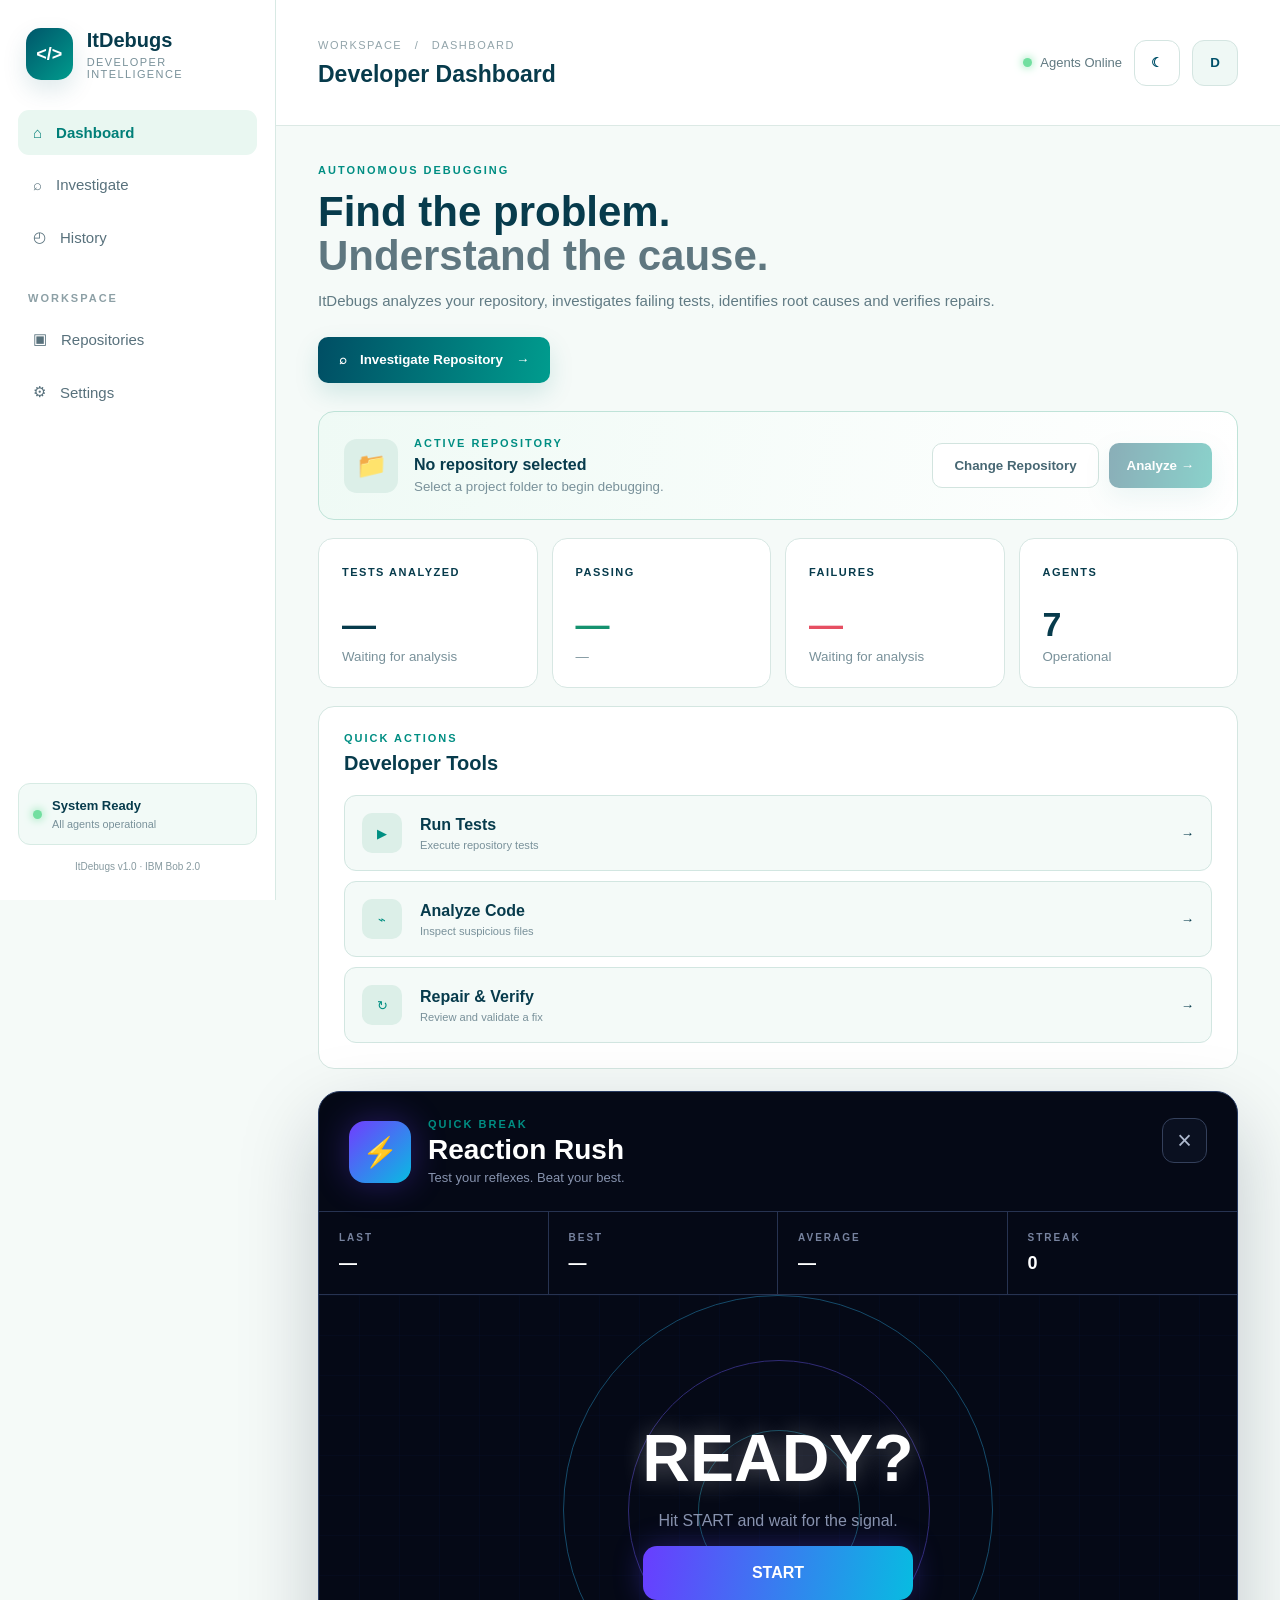
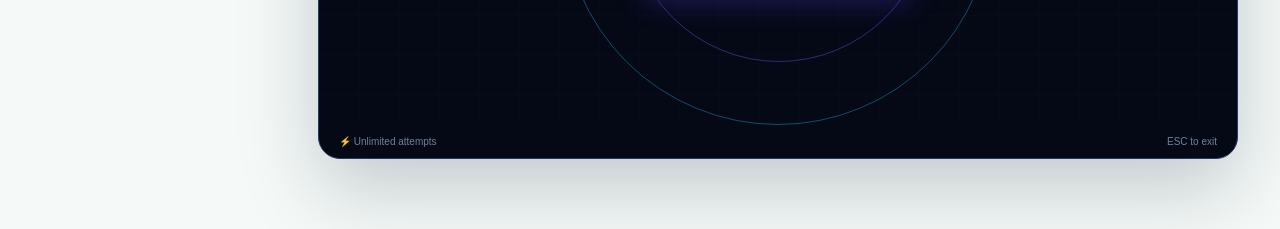
<file: itdebugs/ui/index.html>
<!DOCTYPE html>
<html lang="en">
<head>
  <meta charset="UTF-8">
  <meta name="viewport" content="width=device-width, initial-scale=1.0">
  <title>ItDebugs — Developer Intelligence</title>
  <link rel="stylesheet" href="style.css">
</head>
<body>
<div class="app-shell">

  <aside class="sidebar">
    <div class="brand">
      <div class="brand-mark">&lt;/&gt;</div>
      <div><div class="brand-name">ItDebugs</div><div class="brand-subtitle">Developer Intelligence</div></div>
    </div>

    <nav class="navigation">
      <button class="nav-item active" id="navDashboard">⌂ <span>Dashboard</span></button>
      <button class="nav-item" id="navInvestigate">⌕ <span>Investigate</span></button>
      <button class="nav-item" id="navHistory">◴ <span>History</span></button>
      <div class="nav-section-title">WORKSPACE</div>
      <button class="nav-item" id="navRepositories">▣ <span>Repositories</span></button>
      <button class="nav-item" id="navSettings">⚙ <span>Settings</span></button>
    </nav>

    <div class="sidebar-bottom">
      <div class="system-ready"><span class="online-dot"></span><div><b>System Ready</b><small>All agents operational</small></div></div>
      <div class="version">ItDebugs v1.0 · IBM Bob 2.0</div>
    </div>
  </aside>

  <main class="main">
    <header class="topbar">
      <div><div class="crumb">WORKSPACE　/　DASHBOARD</div><h1>Developer Dashboard</h1></div>
      <div class="top-actions">
        <span class="online-label"><span class="online-dot"></span> Agents Online</span>
        <button id="themeToggle" class="icon-btn">☾</button>
        <button id="profileButton" class="profile-btn">D</button>
      </div>
    </header>

    <section class="content">
      <div class="hero">
        <div class="eyebrow">AUTONOMOUS DEBUGGING</div>
        <h2>Find the problem.<br><span>Understand the cause.</span></h2>
        <p>ItDebugs analyzes your repository, investigates failing tests, identifies root causes and verifies repairs.</p>
        <button id="investigateButton" class="primary-btn">⌕　Investigate Repository　→</button>
      </div>

      <section class="repo-card">
        <div class="repo-info">
          <div class="folder-icon">📁</div>
          <div><div class="eyebrow">ACTIVE REPOSITORY</div><strong id="repositoryName">No repository selected</strong><small id="repositoryMeta">Select a project folder to begin debugging.</small></div>
        </div>
        <div class="repo-actions">
          <input id="repositoryInput" type="file" webkitdirectory directory multiple hidden>
          <button id="changeRepository" class="secondary-btn">Change Repository</button>
          <button id="repositoryAnalyze" class="primary-btn small" disabled>Analyze →</button>
        </div>
      </section>

      <section id="metrics" class="metrics">
        <div class="metric"><b>TESTS ANALYZED</b><strong id="metricTotal">—</strong><small id="metricTotalSub">Waiting for analysis</small></div>
        <div class="metric"><b>PASSING</b><strong class="green" id="metricPassed">—</strong><small id="metricPassRate">—</small></div>
        <div class="metric"><b>FAILURES</b><strong class="red" id="metricFailed">—</strong><small id="metricFailedSub">Waiting for analysis</small></div>
        <div class="metric"><b>AGENTS</b><strong>7</strong><small class="green-text">Operational</small></div>
      </section>

      <section id="resultsSection" class="results-grid hidden">
        <div class="panel">
          <div class="panel-heading"><div><div class="eyebrow">LATEST RUN</div><h3>Recent Investigation</h3></div><span id="failureBadge" class="badge">0 failures</span></div>
          <div id="investigationResults"></div>
        </div>
        <div class="panel">
          <div class="panel-heading"><div><div class="eyebrow">INTELLIGENCE PIPELINE</div><h3>Agent Status</h3></div><span class="live">• LIVE</span></div>
          <div class="agent-list">
            <div>✓ <b>Repository Analyst</b><small>Repository indexed</small></div>
            <div>✓ <b>Test Analyst</b><small>Failures identified</small></div>
            <div>✓ <b>Evidence Agent</b><small>Evidence collected</small></div>
            <div>✦ <b>Root Cause Agent</b><small>Granite reasoning active</small></div>
            <div>○ <b>Verification Agent</b><small>Awaiting repair</small></div>
          </div>
        </div>
      </section>

      <section class="quick panel">
        <div class="eyebrow">QUICK ACTIONS</div><h3>Developer Tools</h3>
        <div class="quick-grid">
          <button id="runTestsButton" class="quick-btn"><span>▶</span><div><b>Run Tests</b><small>Execute repository tests</small></div>→</button>
          <button id="analyzeCodeButton" class="quick-btn"><span>⌁</span><div><b>Analyze Code</b><small>Inspect suspicious files</small></div>→</button>
          <button id="repairButton" class="quick-btn"><span>↻</span><div><b>Repair &amp; Verify</b><small>Review and validate a fix</small></div>→</button>
        </div>
      </section>

      <!-- GAME IS ALWAYS PRESENT -->
      <section class="game-section">
        <div class="game-card">
          <div class="game-head">
            <div class="game-title">
              <div class="game-logo">⚡</div>
              <div><div class="game-eyebrow">QUICK BREAK</div><h3>Reaction Rush</h3><p>Test your reflexes. Beat your best.</p></div>
            </div>
            <button id="closeBugHunter" class="game-close">×</button>
          </div>
          <div class="game-stats">
            <div><span>LAST</span><b id="gameScore">—</b></div>
            <div><span>BEST</span><b id="gameBest">—</b></div>
            <div><span>AVERAGE</span><b id="gameAverage">—</b></div>
            <div><span>STREAK</span><b id="gameStreak">0</b></div>
          </div>
          <div id="reactionArea" class="reaction-area">
            <div class="rings"></div>
            <div class="reaction-copy"><h2 id="reactionStatus">READY?</h2><p id="reactionMessage">Hit START and wait for the signal.</p><button id="reactionButton" class="reaction-btn">START</button></div>
          </div>
          <div id="reactionResults" class="game-result hidden">
            <strong id="finalScore"></strong><span id="finalDetails"></span><button id="restartGame" class="try-btn">TRY AGAIN</button>
          </div>
          <div class="game-foot"><span>⚡ Unlimited attempts</span><span>ESC to exit</span></div>
        </div>
      </section>
    </section>
  </main>
</div>

<div id="bugHunterModal" class="hidden"></div>
<script src="app.js"></script>
</body>
</html>
</file>
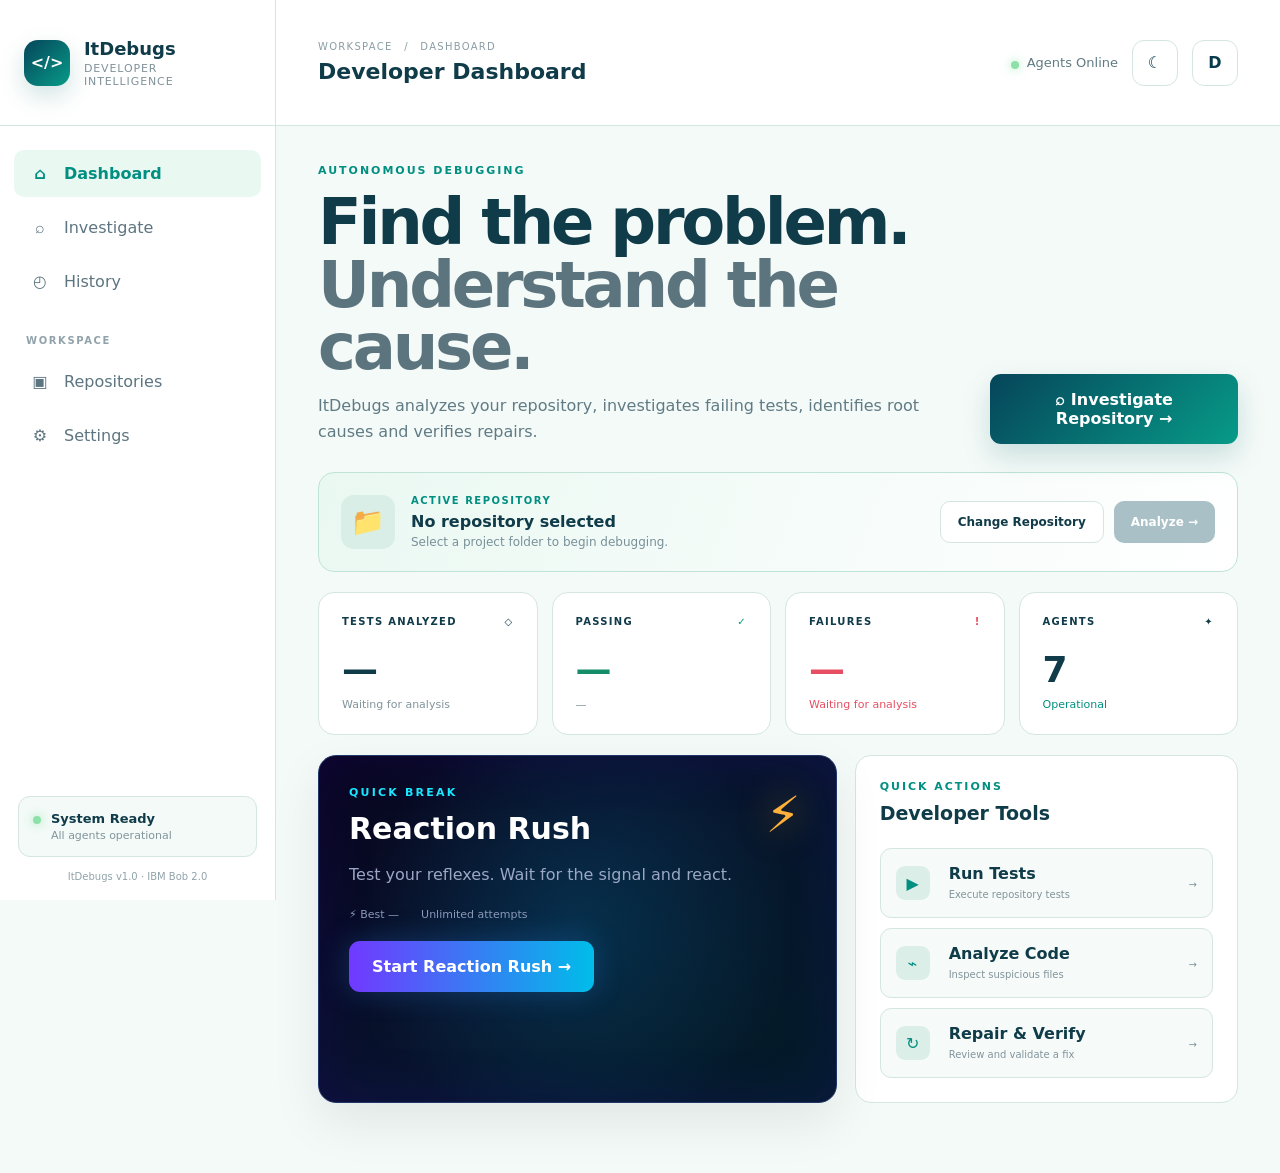
<file: itdebugs/api/.sessions/631bebac9e2948d3a1bdac03456513e9/IBM Bob 2.0 Hackathon/itdebugs/ui/index.html>
<!DOCTYPE html>
<html lang="en">

<head>
    <meta charset="UTF-8">
    <meta name="viewport" content="width=device-width, initial-scale=1.0">

    <title>ItDebugs — Developer Intelligence</title>

    <link rel="stylesheet" href="style.css">
</head>

<body>

<div class="app-shell">

    <!-- SIDEBAR -->
    <aside class="sidebar">

        <div class="brand">
            <div class="brand-mark">&lt;/&gt;</div>

            <div>
                <div class="brand-name">ItDebugs</div>
                <div class="brand-subtitle">
                    Developer Intelligence
                </div>
            </div>
        </div>


        <nav class="navigation">

            <button
                class="nav-item active"
                id="navDashboard"
                type="button"
            >
                <span class="nav-icon">⌂</span>
                <span>Dashboard</span>
            </button>


            <button
                class="nav-item"
                id="navInvestigate"
                type="button"
            >
                <span class="nav-icon">⌕</span>
                <span>Investigate</span>
            </button>


            <button
                class="nav-item"
                id="navHistory"
                type="button"
            >
                <span class="nav-icon">◴</span>
                <span>History</span>
            </button>


            <div class="nav-section-title">
                WORKSPACE
            </div>


            <button
                class="nav-item"
                id="navRepositories"
                type="button"
            >
                <span class="nav-icon">▣</span>
                <span>Repositories</span>
            </button>


            <button
                class="nav-item"
                id="navSettings"
                type="button"
            >
                <span class="nav-icon">⚙</span>
                <span>Settings</span>
            </button>

        </nav>


        <div class="sidebar-bottom">

            <div class="system-status">

                <span class="status-dot"></span>

                <div>
                    <div class="status-title">
                        System Ready
                    </div>

                    <div class="status-subtitle">
                        All agents operational
                    </div>
                </div>

            </div>


            <div class="version">
                ItDebugs v1.0 · IBM Bob 2.0
            </div>

        </div>

    </aside>


    <!-- MAIN -->
    <main class="main-content">

        <!-- TOP BAR -->

        <header class="topbar">

            <div>

                <div class="breadcrumb">
                    Workspace
                    <span>/</span>
                    Dashboard
                </div>

                <h1>
                    Developer Dashboard
                </h1>

            </div>


            <div class="topbar-actions">

                <div class="agent-status">
                    <span class="status-dot"></span>
                    Agents Online
                </div>


                <button
                    class="theme-toggle"
                    id="themeToggle"
                    type="button"
                >
                    ☾
                </button>


                <button
                    class="avatar"
                    id="profileButton"
                    type="button"
                >
                    D
                </button>

            </div>

        </header>


        <!-- DASHBOARD -->

        <section
            class="dashboard"
            id="dashboard"
        >

            <!-- HERO -->

            <section class="welcome-section">

                <div>

                    <div class="eyebrow">
                        AUTONOMOUS DEBUGGING
                    </div>

                    <h2>
                        Find the problem.
                        <br>
                        <span>Understand the cause.</span>
                    </h2>

                    <p>
                        ItDebugs analyzes your repository,
                        investigates failing tests,
                        identifies root causes and verifies repairs.
                    </p>

                </div>


                <button
                    class="primary-button"
                    id="investigateButton"
                    type="button"
                >
                    ⌕
                    Investigate Repository
                    →
                </button>

            </section>


            <!-- REPOSITORY -->

            <section class="repository-card">

                <div class="repository-main">

                    <div class="repository-icon">
                        📁
                    </div>


                    <div class="repository-info">

                        <div class="repository-label">
                            ACTIVE REPOSITORY
                        </div>

                        <div
                            class="repository-name"
                            id="repositoryName"
                        >
                            No repository selected
                        </div>

                        <div
                            class="repository-meta"
                            id="repositoryMeta"
                        >
                            Select a project folder to begin debugging.
                        </div>

                    </div>

                </div>


                <div class="repository-actions">

                    <label
                        class="repository-button"
                        for="repositoryInput"
                    >
                        Change Repository
                    </label>


                    <input
                        type="file"
                        id="repositoryInput"
                        webkitdirectory
                        directory
                        multiple
                        hidden
                    >


                    <button
                        class="repository-analyze"
                        id="repositoryAnalyze"
                        type="button"
                        disabled
                    >
                        Analyze →
                    </button>

                </div>

            </section>


            <!-- EMPTY METRICS -->

            <div
                class="metrics-grid"
                id="metricsGrid"
            >

                <div class="metric-card">

                    <div class="metric-header">
                        TESTS ANALYZED
                        <span>◇</span>
                    </div>

                    <div
                        class="metric-value"
                        id="metricTotal"
                    >
                        —
                    </div>

                    <div class="metric-footer">
                        Waiting for analysis
                    </div>

                </div>


                <div class="metric-card">

                    <div class="metric-header">
                        PASSING
                        <span class="success">✓</span>
                    </div>

                    <div
                        class="metric-value success-text"
                        id="metricPassed"
                    >
                        —
                    </div>

                    <div
                        class="metric-footer"
                        id="metricPassRate"
                    >
                        —
                    </div>

                </div>


                <div class="metric-card">

                    <div class="metric-header">
                        FAILURES
                        <span class="danger">!</span>
                    </div>

                    <div
                        class="metric-value danger-text"
                        id="metricFailed"
                    >
                        —
                    </div>

                    <div class="metric-footer danger-label">
                        Waiting for analysis
                    </div>

                </div>


                <div class="metric-card">

                    <div class="metric-header">
                        AGENTS
                        <span>✦</span>
                    </div>

                    <div class="metric-value">
                        7
                    </div>

                    <div class="metric-footer success-label">
                        Operational
                    </div>

                </div>

            </div>


            <!-- RESULTS -->

            <div
                class="content-grid"
                id="resultsSection"
                style="display:none;"
            >

                <section class="panel">

                    <div class="panel-header">

                        <div>

                            <div class="panel-eyebrow">
                                LATEST RUN
                            </div>

                            <h3>
                                Investigation Result
                            </h3>

                        </div>

                        <span
                            class="badge warning"
                            id="failureBadge"
                        >
                            —
                        </span>

                    </div>


                    <div id="investigationResults">

                        <div class="empty-result">
                            No investigation performed yet.
                        </div>

                    </div>

                </section>


                <section class="panel">

                    <div class="panel-header">

                        <div>

                            <div class="panel-eyebrow">
                                INTELLIGENCE PIPELINE
                            </div>

                            <h3>
                                Agent Status
                            </h3>

                        </div>

                        <span class="live-indicator">
                            ● LIVE
                        </span>

                    </div>


                    <div class="pipeline">

                        <div class="pipeline-step completed">
                            <div class="pipeline-node">✓</div>
                            <div>
                                <strong>Repository Analyst</strong>
                                <span>Repository indexed</span>
                            </div>
                        </div>

                        <div class="pipeline-line"></div>

                        <div class="pipeline-step completed">
                            <div class="pipeline-node">✓</div>
                            <div>
                                <strong>Test Analyst</strong>
                                <span>Failures analyzed</span>
                            </div>
                        </div>

                        <div class="pipeline-line"></div>

                        <div class="pipeline-step active-step">
                            <div class="pipeline-node">✦</div>
                            <div>
                                <strong>Root Cause Agent</strong>
                                <span>Granite reasoning</span>
                            </div>
                        </div>

                        <div class="pipeline-line"></div>

                        <div class="pipeline-step waiting">
                            <div class="pipeline-node">○</div>
                            <div>
                                <strong>Verification Agent</strong>
                                <span>Awaiting repair</span>
                            </div>
                        </div>

                    </div>

                </section>

            </div>


            <!-- ALWAYS VISIBLE LOWER SECTION -->

            <div class="lower-grid">

                <!-- GAME -->

                <section class="game-card">

                    <div class="game-decoration">
                        ⚡
                    </div>

                    <div class="game-content">

                        <div class="game-eyebrow">
                            QUICK BREAK
                        </div>

                        <h3>
                            Reaction Rush
                        </h3>

                        <p>
                            Test your reflexes.
                            Wait for the signal and react.
                        </p>

                        <div class="game-stats">

                            <span id="dashboardBest">
                                ⚡ Best —
                            </span>

                            <span>
                                Unlimited attempts
                            </span>

                        </div>

                        <button
                            class="game-button"
                            id="bugHunterButton"
                            type="button"
                        >
                            Start Reaction Rush →
                        </button>

                    </div>

                </section>


                <!-- QUICK ACTIONS -->

                <section class="panel quick-panel">

                    <div class="panel-header">

                        <div>

                            <div class="panel-eyebrow">
                                QUICK ACTIONS
                            </div>

                            <h3>
                                Developer Tools
                            </h3>

                        </div>

                    </div>


                    <div class="quick-actions">

                        <button
                            class="quick-action"
                            id="runTestsButton"
                            type="button"
                        >

                            <span class="quick-icon">
                                ▶
                            </span>

                            <div>
                                <strong>
                                    Run Tests
                                </strong>

                                <span>
                                    Execute repository tests
                                </span>
                            </div>

                            <span>→</span>

                        </button>


                        <button
                            class="quick-action"
                            id="analyzeCodeButton"
                            type="button"
                        >

                            <span class="quick-icon">
                                ⌁
                            </span>

                            <div>
                                <strong>
                                    Analyze Code
                                </strong>

                                <span>
                                    Inspect suspicious files
                                </span>
                            </div>

                            <span>→</span>

                        </button>


                        <button
                            class="quick-action"
                            id="repairButton"
                            type="button"
                        >

                            <span class="quick-icon">
                                ↻
                            </span>

                            <div>
                                <strong>
                                    Repair & Verify
                                </strong>

                                <span>
                                    Review and validate a fix
                                </span>
                            </div>

                            <span>→</span>

                        </button>

                    </div>

                </section>

            </div>

        </section>

    </main>

</div>


<!-- =====================================================
     REACTION RUSH
     ===================================================== -->

<div
    class="modal hidden"
    id="bugHunterModal"
>

    <div class="arcade-backdrop"></div>


    <div class="game-modal arcade-modal">

        <div class="arcade-header">

            <div class="arcade-brand">

                <div class="arcade-icon">
                    ⚡
                </div>

                <div>

                    <div class="arcade-eyebrow">
                        QUICK BREAK
                    </div>

                    <h2>
                        Reaction Rush
                    </h2>

                    <p>
                        Test your reflexes. Beat your best.
                    </p>

                </div>

            </div>


            <button
                class="arcade-close"
                id="closeBugHunter"
                type="button"
            >
                ×
            </button>

        </div>


        <div class="arcade-hud">

            <div class="arcade-stat">
                <span>LAST</span>
                <strong id="gameScore">—</strong>
            </div>

            <div class="arcade-stat">
                <span>BEST</span>
                <strong id="gameStreak">—</strong>
            </div>

            <div class="arcade-stat">
                <span>AVERAGE</span>
                <strong id="gameTimer">—</strong>
            </div>

            <div class="arcade-stat">
                <span>STREAK</span>
                <strong id="gameRound">0</strong>
            </div>

        </div>


        <div
            class="arcade-arena"
            id="reactionArea"
        >

            <div class="arcade-grid"></div>

            <div class="arcade-ring ring-one"></div>
            <div class="arcade-ring ring-two"></div>
            <div class="arcade-ring ring-three"></div>


            <div class="arcade-center">

                <div
                    class="reaction-status"
                    id="reactionStatus"
                >
                    READY?
                </div>

                <div
                    class="reaction-message"
                    id="reactionMessage"
                >
                    Hit START and wait for the signal.
                </div>

                <button
                    class="reaction-button arcade-button"
                    id="reactionButton"
                    type="button"
                >
                    START
                </button>

            </div>

        </div>


        <div
            class="reaction-results hidden"
            id="reactionResults"
        >

            <div class="results-icon">
                ⚡
            </div>

            <div class="results-label">
                NICE REFLEX
            </div>

            <div
                class="results-score"
                id="finalScore"
            >
                —
            </div>

            <div
                class="results-details"
                id="finalDetails"
            >
                Keep going and beat your best.
            </div>

            <button
                class="next-round-button"
                id="restartGame"
                type="button"
            >
                PLAY AGAIN ⚡
            </button>

        </div>


        <div class="arcade-footer">

            <span>
                ⚡ Unlimited attempts
            </span>

            <span>
                ESC to exit
            </span>

        </div>

    </div>

</div>


<script src="app.js"></script>

</body>
</html>
</file>
<file: itdebugs/ui/style.css>
*{box-sizing:border-box}html{scroll-behavior:smooth}body{margin:0;font-family:Inter,Segoe UI,Arial,sans-serif;background:#f5faf8;color:#073b4c}.app-shell{display:flex;min-height:100vh}.sidebar{position:fixed;left:0;top:0;bottom:0;width:276px;background:#fff;border-right:1px solid #d8e9e4;padding:28px 18px;display:flex;flex-direction:column;z-index:20}.brand{display:flex;align-items:center;gap:14px;padding:0 8px 30px}.brand-mark{width:52px;height:52px;border-radius:15px;background:linear-gradient(135deg,#00566a,#009b8d);color:#fff;display:grid;place-items:center;font-weight:900;font-size:18px;box-shadow:0 10px 25px #005b6a22}.brand-name{font-size:20px;font-weight:900}.brand-subtitle{font-size:11px;color:#789099;letter-spacing:1.4px;text-transform:uppercase;margin-top:4px}.navigation{display:grid;gap:7px}.nav-item{border:0;background:transparent;border-radius:11px;padding:14px 15px;text-align:left;color:#58717c;font-size:15px;cursor:pointer;display:flex;gap:14px;align-items:center}.nav-item:hover,.nav-item.active{background:#e9f7f1;color:#007f78;font-weight:800}.nav-section-title{font-size:11px;letter-spacing:2px;font-weight:900;color:#8da0a6;margin:25px 10px 5px}.sidebar-bottom{margin-top:auto}.system-ready{border:1px solid #d7ebe4;background:#f2faf7;border-radius:12px;padding:14px;display:flex;gap:10px;align-items:center;font-size:13px}.system-ready small,.metric small,.repo-info small,.quick-btn small{display:block;color:#79919a;margin-top:5px}.online-dot{width:9px;height:9px;border-radius:50%;background:#72dfa0;display:inline-block;box-shadow:0 0 10px #72dfa0}.version{text-align:center;color:#879aa0;font-size:10px;margin-top:16px}.main{margin-left:276px;width:calc(100% - 276px)}.topbar{height:126px;background:#fff;border-bottom:1px solid #dce9e5;padding:25px 42px;display:flex;justify-content:space-between;align-items:center}.crumb{font-size:11px;color:#92a4aa;letter-spacing:1.5px}.topbar h1{margin:8px 0 0;font-size:23px}.top-actions{display:flex;gap:12px;align-items:center}.online-label{font-size:13px;color:#607981;display:flex;gap:8px;align-items:center}.icon-btn,.profile-btn{width:46px;height:46px;border-radius:12px;background:#fff;border:1px solid #d4e5e1;color:#00516a;cursor:pointer;font-weight:800}.profile-btn{background:#eff8f5}.content{max-width:1280px;margin:auto;padding:38px 42px 70px}.hero{padding:0 0 28px}.eyebrow,.game-eyebrow{font-size:11px;letter-spacing:2px;font-weight:900;color:#008e83}.hero h2{font-size:42px;line-height:1.05;margin:14px 0;color:#073b4c}.hero h2 span{color:#5f7780}.hero p{color:#617b84;font-size:15px;margin:0 0 28px}.primary-btn,.secondary-btn{border:0;border-radius:10px;padding:14px 21px;font-weight:900;cursor:pointer}.primary-btn{background:linear-gradient(100deg,#004e64,#009c8e);color:#fff;box-shadow:0 10px 24px #007f7826}.primary-btn:disabled{opacity:.45;cursor:not-allowed}.secondary-btn{background:#fff;border:1px solid #d2e4df;color:#476773}.small{padding:13px 18px}.repo-card{background:linear-gradient(100deg,#effaf5,#fff);border:1px solid #bfe3d8;border-radius:16px;padding:25px;display:flex;justify-content:space-between;align-items:center}.repo-info{display:flex;gap:16px;align-items:center}.folder-icon{width:54px;height:54px;background:#dcefe8;border-radius:13px;display:grid;place-items:center;font-size:25px}.repo-info strong{display:block;margin-top:7px;font-size:16px}.repo-actions{display:flex;gap:10px}.metrics{display:grid;grid-template-columns:repeat(4,1fr);gap:14px;margin-top:18px}.metric{background:#fff;border:1px solid #d7e7e3;border-radius:15px;padding:23px}.metric>b{font-size:11px;letter-spacing:1.5px}.metric>strong{display:block;font-size:34px;margin-top:25px}.green{color:#15926f}.red{color:#e64f62}.green-text{color:#15926f}.results-grid{grid-template-columns:1.2fr .9fr;gap:16px;margin-top:18px}.panel{background:#fff;border:1px solid #d4e6e1;border-radius:16px;padding:25px}.panel-heading{display:flex;justify-content:space-between;align-items:flex-start}.panel h3,.quick h3{margin:8px 0 20px;font-size:20px}.badge{background:#ffd21c;color:#3c3200;border-radius:7px;padding:9px 12px;font-size:11px;font-weight:900}.live{color:#008f7e;font-size:12px;font-weight:900}.investigation-item{border:1px solid #d8ebe6;background:#f3faf8;border-radius:12px;padding:16px;display:flex;justify-content:space-between;gap:10px}.file-name{font-weight:900}.file-location{font-size:12px;color:#7a929a;margin-top:4px}.investigation-result{color:#178b6c;font-size:12px;font-weight:800}.root-cause-preview{margin-top:10px;border-left:3px solid #00a995;background:#eff8f5;padding:14px}.preview-label{font-size:10px;letter-spacing:1.5px;font-weight:900;color:#729198}.root-cause-preview p{margin:8px 0 0;color:#315661}.agent-list{display:grid;gap:14px}.agent-list>div{border-bottom:1px solid #e1ece9;padding:8px 0;color:#009580}.agent-list b{color:#073b4c;margin-left:7px}.agent-list small{display:block;color:#82969d;margin:4px 0 0 25px}.quick{margin-top:18px}.quick-grid{display:grid;gap:10px}.quick-btn{width:100%;border:1px solid #d2e6e1;background:#f4faf8;border-radius:12px;padding:17px;display:flex;align-items:center;gap:18px;text-align:left;color:#073b4c;cursor:pointer}.quick-btn:hover{border-color:#74cfc1;transform:translateY(-1px)}.quick-btn span{width:40px;height:40px;background:#dcefe8;border-radius:10px;display:grid;place-items:center;color:#008f82}.quick-btn div{flex:1}.quick-btn b{display:block;font-size:16px}.game-section{margin-top:22px}.game-card{position:relative;overflow:hidden;background:#050916;border:1px solid #25385f;border-radius:22px;color:#fff;box-shadow:0 30px 80px #07142d35}.game-head{padding:26px 30px;display:flex;justify-content:space-between;border-bottom:1px solid #273351}.game-title{display:flex;gap:17px;align-items:center}.game-logo{width:62px;height:62px;border-radius:16px;background:linear-gradient(135deg,#713cff,#08bce2);display:grid;place-items:center;font-size:29px;box-shadow:0 0 35px #693cff55}.game-title h3{font-size:28px;margin:4px 0}.game-title p{color:#8793ae;margin:0;font-size:13px}.game-close{width:45px;height:45px;border-radius:12px;border:1px solid #34405b;background:#0a1020;color:#aeb9ce;font-size:25px;cursor:pointer}.game-stats{display:grid;grid-template-columns:repeat(4,1fr);border-bottom:1px solid #273351}.game-stats>div{padding:20px;border-right:1px solid #273351}.game-stats>div:last-child{border:0}.game-stats span{display:block;font-size:10px;letter-spacing:2px;color:#77839f;font-weight:900}.game-stats b{display:block;font-size:18px;margin-top:10px}.reaction-area{height:430px;position:relative;display:grid;place-items:center;overflow:hidden;background-image:linear-gradient(#07102a55 1px,transparent 1px),linear-gradient(90deg,#07102a55 1px,transparent 1px);background-size:40px 40px}.rings,.rings:before,.rings:after{position:absolute;border:1px solid #154a69;border-radius:50%;content:"";width:430px;height:430px}.rings:before{width:300px;height:300px;left:64px;top:64px;border-color:#302b75}.rings:after{width:160px;height:160px;left:134px;top:134px;border-color:#154b5f}.reaction-copy{position:relative;text-align:center;z-index:2}.reaction-copy h2{font-size:66px;margin:0;text-shadow:0 0 25px #fff5}.reaction-copy p{color:#8994ae}.reaction-btn{width:270px;border:0;border-radius:14px;padding:18px;background:linear-gradient(100deg,#693dff,#07bce1);color:#fff;font-size:16px;font-weight:900;cursor:pointer;box-shadow:0 0 30px #5b42ff55}.waiting-state{background-color:#201700}.waiting-state .reaction-copy h2{color:#ffd21c;text-shadow:0 0 30px #ff9d00}.waiting-state .reaction-btn{background:linear-gradient(100deg,#c88a00,#ffd21c);color:#171000}.ready-state{background-color:#001c15}.ready-state .reaction-copy h2{color:#38ff98;text-shadow:0 0 35px #00ff805f}.ready-state .reaction-btn{background:linear-gradient(100deg,#00a96b,#42f7a0);box-shadow:0 0 40px #00ff9055}.game-result{position:absolute;left:50%;bottom:78px;transform:translateX(-50%);z-index:5;background:#081124ee;border:1px solid #33456d;border-radius:14px;padding:14px 18px;display:flex;align-items:center;gap:18px}.game-result strong{font-size:20px}.game-result span{color:#99a5bd;font-size:12px}.try-btn{border:0;border-radius:9px;padding:10px 17px;background:#fff;color:#091020;font-weight:900;cursor:pointer}.game-foot{display:flex;justify-content:space-between;padding:11px 20px;color:#71809d;font-size:10px}.hidden{display:none!important}

/* overlays */
.ui-modal-overlay{position:fixed;inset:0;background:#02101acc;backdrop-filter:blur(8px);z-index:100;display:grid;place-items:center;padding:25px}.ui-modal,.profile-page,.auth-page{position:relative;width:min(760px,95vw);max-height:90vh;overflow:auto;background:#0b2b34;color:#fff;border:1px solid #28525b;border-radius:22px;padding:40px;box-shadow:0 30px 100px #0008}.ui-modal h2,.profile-page h2,.auth-page h2{font-size:38px;margin:12px 0}.ui-modal p{color:#9aadb3}.modal-x,.auth-close{position:absolute;right:20px;top:20px;width:44px;height:44px;border-radius:12px;border:1px solid #3b6168;background:transparent;color:#fff;font-size:23px;cursor:pointer}.analysis-status{margin:24px 0;background:#effaf6;color:#fff;border-radius:13px;padding:17px;border:1px solid #d5ebe4}.analysis-stats{display:grid;grid-template-columns:repeat(4,1fr);gap:10px}.analysis-stat{border:1px solid #2e5962;border-radius:12px;padding:17px}.analysis-stat span{font-size:10px;letter-spacing:1.5px;color:#93a9ae}.analysis-stat strong{display:block;font-size:28px;margin-top:10px}.analysis-bugs{margin-top:18px;border:1px solid #2e5962;border-radius:12px;padding:20px}.analysis-bug{padding:12px;border-radius:9px;background:#123840;margin-top:9px}.analysis-modal-button{width:100%;margin-top:18px}.history-list,.profile-repositories{display:grid;gap:10px;margin:25px 0}.history-item,.profile-repository{padding:16px;border:1px solid #2e5962;border-radius:11px;background:#123840;display:flex;justify-content:space-between}.history-item span{color:#91a8ad;font-size:12px}.setting-row{display:flex;justify-content:space-between;gap:20px;align-items:center;padding:17px 0;border-bottom:1px solid #2c555d}.setting-row span,.setting-row small{color:#9db0b5}.about-card{margin-top:20px;background:#123840;border:1px solid #2e5962;border-radius:12px;padding:20px}.auth-page{width:min(470px,94vw);text-align:left}.auth-page-logo{width:55px;height:55px;border-radius:14px;background:linear-gradient(135deg,#00566a,#009b8d);display:grid;place-items:center;font-weight:900;margin-bottom:20px}.auth-tabs{display:grid;grid-template-columns:1fr 1fr;margin:20px 0}.auth-tab{padding:12px;border:0;background:#123840;color:#91a8ad;cursor:pointer}.auth-tab.active{background:#009b8d;color:#fff;font-weight:900}.auth-form-input{width:100%;padding:14px;margin:6px 0;border:1px solid #345e66;border-radius:10px;background:#071c24;color:#fff;outline:none}.auth-success,.auth-error{margin:10px 0;padding:10px;border-radius:8px}.auth-success{background:#123f35;color:#61e3b1}.auth-error{background:#492a31;color:#ff8d9b}.profile-header{display:flex;gap:16px;align-items:center;margin:25px 0}.profile-avatar-large{width:70px;height:70px;border-radius:50%;background:linear-gradient(135deg,#007b83,#00a88f);display:grid;place-items:center;font-size:28px;font-weight:900}.profile-name{font-size:23px;font-weight:900}.profile-email{color:#9ab0b6;margin-top:4px}.profile-dashboard{width:100%;margin-top:15px}

body.dark-mode{background:#061218;color:#eefcff}.dark-mode .sidebar,.dark-mode .topbar,.dark-mode .metric,.dark-mode .panel{background:#0a2028;color:#eefcff;border-color:#21454e}.dark-mode .repo-card{background:#0b2b31;border-color:#24605f}.dark-mode .hero h2,.dark-mode .panel h3,.dark-mode .metric>b{color:#eefcff}.dark-mode .hero h2 span{color:#8caab2}.dark-mode .hero p,.dark-mode .metric small,.dark-mode .repo-info small,.dark-mode .quick-btn small{color:#9bb1b7}.dark-mode .quick-btn{background:#0c2931;color:#eefcff;border-color:#28545b}.dark-mode .quick-btn b{color:#fff}.dark-mode .nav-item{color:#a5bdc2}.dark-mode .nav-item.active{background:#103d3c;color:#6ee7c6}.dark-mode .secondary-btn,.dark-mode .icon-btn,.dark-mode .profile-btn{background:#0a2028;color:#fff;border-color:#31545b}.dark-mode .investigation-item,.dark-mode .root-cause-preview{background:#0d3038;color:#fff;border-color:#27545b}.dark-mode .file-location,.dark-mode .preview-label{color:#9ab0b6}.dark-mode .file-name,.dark-mode .root-cause-preview p,.dark-mode .agent-list b{color:#fff}.dark-mode .system-ready{background:#0b2927;border-color:#28504c}.dark-mode .brand-name,.dark-mode .topbar h1{color:#fff}

@media(max-width:900px){.sidebar{width:82px}.brand-name,.brand-subtitle,.nav-item span,.nav-section-title,.sidebar-bottom{display:none}.main{margin-left:82px;width:calc(100% - 82px)}.content{padding:25px}.metrics,.results-grid{grid-template-columns:1fr 1fr}.repo-card{align-items:flex-start;gap:20px;flex-direction:column}.game-stats{grid-template-columns:1fr 1fr}.analysis-stats{grid-template-columns:1fr 1fr}}@media(max-width:600px){.metrics,.results-grid{grid-template-columns:1fr}.topbar{padding:18px}.content{padding:18px}.hero h2{font-size:34px}.repo-actions{width:100%;flex-wrap:wrap}.reaction-area{height:350px}.reaction-copy h2{font-size:48px}.game-head{padding:20px}.game-title h3{font-size:22px}}
</file>
<file: itdebugs/api/.sessions/631bebac9e2948d3a1bdac03456513e9/IBM Bob 2.0 Hackathon/itdebugs/ui/style.css>
* {
    box-sizing: border-box;
}

:root {
    --navy: #073b4c;
    --navy2: #092f3d;
    --teal: #008f80;
    --teal2: #00a897;
    --mint: #eaf8f2;
    --mint2: #f3faf7;
    --border: #d4e6df;
    --text: #103b49;
    --muted: #718790;
    --danger: #e64f62;
    --warning: #f4c400;
    --white: #ffffff;
}

body {
    margin: 0;
    font-family:
        Inter,
        ui-sans-serif,
        system-ui,
        -apple-system,
        BlinkMacSystemFont,
        "Segoe UI",
        sans-serif;

    color: var(--text);
    background: #f4faf8;

    transition:
        background .25s ease,
        color .25s ease;
}

button,
input {
    font: inherit;
}

button {
    cursor: pointer;
}

.app-shell {
    min-height: 100vh;
    display: flex;
}


/* =========================================================
   SIDEBAR
   ========================================================= */

.sidebar {
    width: 276px;
    flex-shrink: 0;

    background: white;

    border-right: 1px solid var(--border);

    display: flex;
    flex-direction: column;

    position: fixed;
    inset: 0 auto 0 0;

    z-index: 20;
}

.brand {
    height: 126px;

    display: flex;
    align-items: center;

    gap: 14px;

    padding: 24px;
    border-bottom: 1px solid var(--border);
}

.brand-mark {
    width: 46px;
    height: 46px;

    display: grid;
    place-items: center;

    border-radius: 14px;

    color: white;

    font-weight: 800;

    background:
        linear-gradient(
            135deg,
            #06455a,
            #079b88
        );

    box-shadow:
        0 10px 24px
        rgba(0, 100, 100, .18);
}

.brand-name {
    font-size: 18px;
    font-weight: 800;
}

.brand-subtitle {
    margin-top: 3px;
    color: #80939a;
    font-size: 11px;
    letter-spacing: .08em;
    text-transform: uppercase;
}

.navigation {
    padding: 24px 14px;
}

.nav-item {
    width: 100%;

    border: 0;

    background: transparent;

    padding: 14px 16px;

    display: flex;
    align-items: center;

    gap: 14px;

    color: #5d7580;

    border-radius: 10px;

    margin-bottom: 7px;

    text-align: left;

    transition: .2s;
}

.nav-item:hover {
    background: #f0f8f5;
    color: var(--navy);
}

.nav-item.active {
    background: #eaf8f2;
    color: var(--teal);
    font-weight: 700;
}

.nav-icon {
    width: 20px;
    text-align: center;
}

.nav-section-title {
    margin: 30px 12px 12px;

    font-size: 10px;

    font-weight: 800;

    letter-spacing: .16em;

    color: #91a3aa;
}

.sidebar-bottom {
    margin-top: auto;
    padding: 18px;
}

.system-status {
    display: flex;
    gap: 10px;

    padding: 14px;

    border:
        1px solid
        var(--border);

    border-radius: 12px;

    background: #f3faf7;
}

.status-dot {
    width: 8px;
    height: 8px;

    margin-top: 5px;

    border-radius: 50%;

    background: #8de0a7;

    box-shadow:
        0 0 10px
        rgba(70, 220, 120, .5);
}

.status-title {
    font-size: 13px;
    font-weight: 700;
}

.status-subtitle {
    margin-top: 3px;
    font-size: 11px;
    color: #81949b;
}

.version {
    margin-top: 14px;

    text-align: center;

    font-size: 10px;

    color: #91a3aa;
}


/* =========================================================
   MAIN
   ========================================================= */

.main-content {
    margin-left: 276px;
    width: calc(100% - 276px);
    min-height: 100vh;
}

.topbar {
    height: 126px;

    display: flex;
    justify-content: space-between;
    align-items: center;

    padding: 24px 42px;

    background: white;

    border-bottom: 1px solid var(--border);

    position: sticky;
    top: 0;

    z-index: 10;
}

.breadcrumb {
    color: #8b9da4;

    text-transform: uppercase;

    font-size: 10px;

    letter-spacing: .13em;

    margin-bottom: 7px;
}

.breadcrumb span {
    margin: 0 7px;
}

.topbar h1 {
    margin: 0;

    font-size: 22px;
}

.topbar-actions {
    display: flex;
    align-items: center;
    gap: 14px;
}

.agent-status {
    color: #607b84;
    font-size: 13px;
    display: flex;
    gap: 8px;
    align-items: center;
}

.theme-toggle,
.avatar {
    width: 46px;
    height: 46px;

    border: 1px solid var(--border);

    border-radius: 12px;

    background: white;

    color: var(--navy);

    font-weight: 700;

    transition: .2s;
}

.theme-toggle:hover,
.avatar:hover {
    transform: translateY(-2px);
    box-shadow: 0 8px 20px rgba(0,50,60,.1);
}


/* =========================================================
   DASHBOARD
   ========================================================= */

.dashboard {
    padding: 38px 42px 70px;
}

.welcome-section {
    display: flex;

    justify-content: space-between;
    align-items: end;

    gap: 40px;

    margin-bottom: 28px;
}

.eyebrow,
.panel-eyebrow,
.game-eyebrow,
.ui-modal-eyebrow {
    color: #008f80;

    font-size: 11px;

    font-weight: 900;

    letter-spacing: .18em;
}

.welcome-section h2 {
    margin: 14px 0;

    font-size: clamp(42px, 5vw, 64px);

    line-height: .98;

    letter-spacing: -.05em;
}

.welcome-section h2 span {
    color: #5c747e;
}

.welcome-section p {
    color: #607b84;

    max-width: 700px;

    line-height: 1.6;

    margin: 0;
}

.primary-button,
.game-button {
    border: 0;

    color: white;

    background:
        linear-gradient(
            135deg,
            #06455a,
            #079b88
        );

    padding: 16px 23px;

    border-radius: 11px;

    font-weight: 800;

    box-shadow:
        0 12px 28px
        rgba(0, 100, 100, .18);

    transition: .2s;
}

.primary-button:hover,
.game-button:hover {
    transform: translateY(-2px);

    box-shadow:
        0 16px 34px
        rgba(0, 100, 100, .25);
}


/* =========================================================
   REPOSITORY
   ========================================================= */

.repository-card {
    padding: 22px;

    display: flex;

    justify-content: space-between;

    align-items: center;

    gap: 20px;

    background:
        linear-gradient(
            110deg,
            #eaf8f2,
            white
        );

    border: 1px solid #bfe4d7;

    border-radius: 16px;

    margin-bottom: 20px;
}

.repository-main {
    display: flex;
    gap: 16px;
    align-items: center;
}

.repository-icon {
    width: 54px;
    height: 54px;

    display: grid;
    place-items: center;

    background: #d9eee6;

    border-radius: 13px;

    font-size: 27px;
}

.repository-label {
    font-size: 10px;
    font-weight: 900;
    letter-spacing: .15em;
    color: #008f80;
}

.repository-name {
    margin-top: 6px;
    font-size: 16px;
    font-weight: 800;
}

.repository-meta {
    margin-top: 4px;
    font-size: 12px;
    color: #799099;
}

.repository-actions {
    display: flex;
    gap: 10px;
}

.repository-button,
.repository-analyze {
    padding: 13px 17px;

    border-radius: 10px;

    font-size: 12px;

    font-weight: 700;
}

.repository-button {
    background: white;

    border: 1px solid var(--border);

    cursor: pointer;
}

.repository-analyze {
    border: 0;

    color: white;

    background: var(--navy);
}

.repository-analyze:disabled {
    background: #a9c0c6;
    cursor: not-allowed;
}


/* =========================================================
   METRICS
   ========================================================= */

.metrics-grid {
    display: grid;

    grid-template-columns:
        repeat(4, 1fr);

    gap: 14px;

    margin-bottom: 20px;
}

.metric-card,
.panel {
    background: white;

    border: 1px solid var(--border);

    border-radius: 16px;
}

.metric-card {
    padding: 23px;
}

.metric-header {
    display: flex;
    justify-content: space-between;

    font-size: 10px;

    font-weight: 900;

    letter-spacing: .13em;
}

.metric-value {
    margin-top: 22px;

    font-size: 36px;

    font-weight: 800;
}

.metric-footer {
    margin-top: 8px;

    color: #81949b;

    font-size: 11px;
}

.success {
    color: #009b7e;
}

.success-text {
    color: #158d68;
}

.success-label {
    color: #008f80;
}

.danger {
    color: var(--danger);
}

.danger-text {
    color: var(--danger);
}

.danger-label {
    color: var(--danger);
}


/* =========================================================
   CONTENT
   ========================================================= */

.content-grid {
    display: grid;

    grid-template-columns:
        1.2fr .8fr;

    gap: 18px;

    margin-bottom: 20px;
}

.panel {
    padding: 24px;
}

.panel-header {
    display: flex;
    justify-content: space-between;
    align-items: start;

    margin-bottom: 24px;
}

.panel h3 {
    margin: 9px 0 0;

    font-size: 19px;
}

.badge {
    padding: 8px 11px;

    border-radius: 8px;

    font-size: 11px;

    font-weight: 800;
}

.badge.warning {
    color: #654d00;
    background: #ffe37a;
}

.investigation-item {
    padding: 16px;

    border: 1px solid var(--border);

    border-radius: 12px;

    background: #f7fbfa;

    display: flex;

    align-items: center;

    gap: 14px;
}

.file-icon {
    width: 42px;
    height: 42px;

    display: grid;
    place-items: center;

    border-radius: 10px;

    background: #e4f0ee;

    font-size: 10px;
    font-weight: 800;
}

.file-name {
    font-weight: 800;
    font-size: 13px;
}

.file-location {
    color: #81949b;
    font-size: 11px;
    margin-top: 5px;
}

.investigation-result {
    margin-left: auto;

    color: #15926f;

    font-size: 11px;
}

.result-dot {
    display: inline-block;

    width: 6px;
    height: 6px;

    background: #55c992;

    border-radius: 50%;

    margin-right: 5px;
}

.root-cause-preview {
    margin-top: 14px;

    padding: 18px;

    border-left: 3px solid #00a58f;

    background: #eef8f4;

    border-radius: 0 10px 10px 0;
}

.preview-label {
    color: #7c939a;

    font-size: 10px;

    font-weight: 900;

    letter-spacing: .14em;

    margin-bottom: 12px;
}

.root-cause-preview code {
    color: var(--navy);

    font-size: 13px;
}

.root-cause-preview code span {
    color: #e64f62;
}

.root-cause-preview p {
    color: #58717b;

    font-size: 12px;

    line-height: 1.6;

    margin-bottom: 0;
}

.secondary-button {
    margin-top: 16px;

    border: 1px solid var(--border);

    background: white;

    color: var(--navy);

    padding: 12px 16px;

    border-radius: 9px;

    font-weight: 700;
}


/* =========================================================
   PIPELINE
   ========================================================= */

.pipeline-step {
    display: flex;
    gap: 14px;
    align-items: center;
}

.pipeline-node {
    width: 32px;
    height: 32px;

    border-radius: 50%;

    display: grid;
    place-items: center;

    border: 1px solid #cbe1d9;

    color: #008f80;

    background: #f5faf8;

    font-size: 12px;
}

.pipeline-step strong {
    display: block;

    font-size: 13px;
}

.pipeline-step span {
    display: block;

    margin-top: 4px;

    font-size: 10px;

    color: #80949b;
}

.pipeline-line {
    width: 1px;
    height: 22px;

    margin-left: 15px;

    background: #d8e7e2;
}

.active-step .pipeline-node {
    background: #e3faf3;
    border-color: #00a58f;
}

.waiting .pipeline-node {
    color: #8ca1a8;
}

.live-indicator {
    color: #009b7e;
    font-size: 10px;
    font-weight: 800;
}

.empty-result {
    padding: 40px;
    text-align: center;
    color: #91a3aa;
}


/* =========================================================
   LOWER GRID
   ========================================================= */

.lower-grid {
    display: grid;

    grid-template-columns:
        1.15fr .85fr;

    gap: 18px;

    align-items: stretch;
}


/* =========================================================
   GAME CARD
   ========================================================= */

.game-card {
    min-height: 300px;

    position: relative;

    overflow: hidden;

    border-radius: 18px;

    background:
        linear-gradient(
            135deg,
            #08051d,
            #08132d 45%,
            #031c27
        );

    border: 1px solid #21376a;

    color: white;

    box-shadow:
        inset 0 0 60px
        rgba(77, 0, 255, .12),
        0 20px 50px
        rgba(0,0,0,.08);
}

.game-card::before {
    content: "";

    position: absolute;

    inset: -50%;

    background:
        radial-gradient(
            circle,
            rgba(0, 210, 255, .15),
            transparent 35%
        );

    animation: gameGlow 5s linear infinite;
}

@keyframes gameGlow {
    0% {
        transform: translate(-10%, -10%);
    }

    50% {
        transform: translate(10%, 10%);
    }

    100% {
        transform: translate(-10%, -10%);
    }
}

.game-content {
    position: relative;

    z-index: 2;

    padding: 30px;
}

.game-eyebrow {
    color: #19e7ff;

    font-size: 11px;

    letter-spacing: .2em;
}

.game-card h3 {
    font-size: 30px;

    margin: 12px 0 8px;
}

.game-card p {
    color: #9ba8c5;

    line-height: 1.6;

    max-width: 480px;
}

.game-stats {
    display: flex;
    gap: 22px;

    color: #8c9ab8;

    font-size: 11px;

    margin: 20px 0;
}

.game-button {
    background:
        linear-gradient(
            90deg,
            #7139ff,
            #00bde9
        );

    box-shadow:
        0 0 30px
        rgba(46, 145, 255, .25);
}

.game-decoration {
    position: absolute;

    right: 35px;
    top: 30px;

    font-size: 50px;

    color: #ffb13b;

    filter:
        drop-shadow(
            0 0 18px
            rgba(255,180,50,.7)
        );
}


/* =========================================================
   QUICK ACTIONS
   ========================================================= */

.quick-actions {
    display: grid;
    gap: 10px;
}

.quick-action {
    width: 100%;

    display: grid;

    grid-template-columns:
        40px 1fr auto;

    align-items: center;

    gap: 13px;

    text-align: left;

    padding: 15px;

    border:
        1px solid
        var(--border);

    border-radius: 11px;

    background: #f6fbf9;

    color: var(--text);

    transition: .2s;
}

.quick-action:hover {
    transform: translateX(3px);

    border-color: #a5d7ca;

    background: #edf8f4;
}

.quick-icon {
    width: 34px;
    height: 34px;

    display: grid;
    place-items: center;

    border-radius: 9px;

    background: #dceee8;

    color: #008f80;
}

.quick-action strong {
    display: block;
}

.quick-action span:not(.quick-icon) {
    color: #81949b;
    font-size: 10px;
    margin-top: 3px;
}


/* =========================================================
   MODALS
   ========================================================= */

.modal,
.ui-modal-overlay {
    position: fixed;

    inset: 0;

    z-index: 100;

    display: flex;

    align-items: center;

    justify-content: center;

    padding: 30px;
}

.ui-modal-overlay {
    background:
        rgba(4, 25, 34, .62);

    backdrop-filter: blur(8px);
}

.ui-modal {
    width: min(650px, 100%);

    max-height: 85vh;

    overflow: auto;

    position: relative;

    padding: 34px;

    border-radius: 20px;

    background: white;

    border: 1px solid var(--border);

    box-shadow:
        0 40px 100px
        rgba(0,0,0,.25);
}

.ui-modal h2 {
    margin: 10px 0;

    font-size: 30px;
}

.ui-modal > p {
    color: #70858e;
    line-height: 1.6;
}

.modal-x,
.auth-close {
    position: absolute;

    right: 18px;
    top: 18px;

    width: 38px;
    height: 38px;

    border:
        1px solid
        var(--border);

    border-radius: 10px;

    background: white;

    cursor: pointer;

    font-size: 20px;
}

.hidden {
    display: none !important;
}


/* =========================================================
   SETTINGS
   ========================================================= */

.setting-row {
    display: flex;

    align-items: center;

    justify-content: space-between;

    gap: 20px;

    padding: 18px 0;

    border-bottom: 1px solid #e2ece8;
}

.setting-row strong {
    display: block;
}

.setting-row span {
    color: #7b9098;

    font-size: 12px;

    display: block;

    margin-top: 4px;
}

.setting-status {
    color: #008f80 !important;
    font-weight: 800;
}


/* =========================================================
   AUTH
   ========================================================= */

.auth-page {
    width: min(460px, 100%);

    position: relative;

    padding: 38px;

    border-radius: 22px;

    background: white;

    border: 1px solid var(--border);

    box-shadow:
        0 40px 100px
        rgba(0,0,0,.25);
}

.auth-page-logo {
    width: 54px;
    height: 54px;

    display: grid;
    place-items: center;

    border-radius: 15px;

    margin-bottom: 18px;

    background:
        linear-gradient(
            135deg,
            #06455a,
            #079b88
        );

    color: white;

    font-weight: 800;
}

.auth-page h2 {
    color: var(--navy);

    margin: 8px 0;

    font-size: 30px;
}

.auth-page-description {
    color: #667d87;

    line-height: 1.6;

    margin-bottom: 22px;
}

.auth-tabs {
    display: grid;

    grid-template-columns: 1fr 1fr;

    background: #edf6f3;

    border-radius: 10px;

    padding: 4px;

    margin-bottom: 18px;
}

.auth-tab {
    border: 0;

    background: transparent;

    padding: 11px;

    border-radius: 8px;

    color: #718890;

    cursor: pointer;
}

.auth-tab.active {
    background: white;

    color: var(--navy);

    font-weight: 800;

    box-shadow:
        0 3px 10px
        rgba(0,0,0,.06);
}

.auth-form-input {
    width: 100%;

    padding: 14px;

    margin-bottom: 12px;

    border:
        1px solid
        #cddfd9;

    border-radius: 10px;

    outline: none;
}

.auth-form-input:focus {
    border-color: var(--teal);

    box-shadow:
        0 0 0 3px
        rgba(0,155,126,.1);
}

.auth-error {
    color: var(--danger);

    font-size: 13px;

    margin: 5px 0 12px;
}

.auth-success {
    color: #008f80;

    font-size: 13px;

    margin: 5px 0 12px;
}


/* =========================================================
   ARCADE
   ========================================================= */

.arcade-backdrop {
    position: absolute;

    inset: 0;

    background:
        radial-gradient(
            circle at 20% 20%,
            rgba(124, 51, 255, .35),
            transparent 30%
        ),
        radial-gradient(
            circle at 80% 70%,
            rgba(0, 210, 255, .25),
            transparent 30%
        ),
        #020611;
}

.game-modal {
    position: relative;

    width: min(960px, 96vw);

    overflow: hidden;

    border-radius: 22px;

    border: 1px solid #26355d;

    background: #060a18;

    color: white;

    box-shadow:
        0 50px 120px
        rgba(0,0,0,.55);

    z-index: 2;
}

.arcade-header {
    padding: 26px;

    display: flex;

    justify-content: space-between;

    align-items: center;

    border-bottom: 1px solid #202941;
}

.arcade-brand {
    display: flex;

    gap: 16px;

    align-items: center;
}

.arcade-icon {
    width: 55px;
    height: 55px;

    display: grid;
    place-items: center;

    border-radius: 15px;

    font-size: 27px;

    background:
        linear-gradient(
            135deg,
            #7d3cff,
            #00bce8
        );

    box-shadow:
        0 0 30px
        rgba(76,110,255,.4);
}

.arcade-eyebrow {
    color: #19e7ff;

    font-size: 11px;

    letter-spacing: .2em;

    font-weight: 900;
}

.arcade-header h2 {
    margin: 5px 0;

    font-size: 25px;
}

.arcade-header p {
    margin: 0;

    color: #7f8aa6;

    font-size: 12px;
}

.arcade-close {
    width: 42px;
    height: 42px;

    border: 1px solid #2d3752;

    border-radius: 10px;

    background: transparent;

    color: #aab4ca;

    font-size: 20px;
}

.arcade-hud {
    display: grid;

    grid-template-columns:
        repeat(4, 1fr);

    border-bottom: 1px solid #202941;
}

.arcade-stat {
    padding: 18px;

    border-right: 1px solid #202941;
}

.arcade-stat span {
    display: block;

    color: #737e99;

    font-size: 9px;

    letter-spacing: .15em;

    font-weight: 900;
}

.arcade-stat strong {
    display: block;

    margin-top: 7px;

    font-size: 15px;
}

.arcade-arena {
    min-height: 480px;

    position: relative;

    display: grid;

    place-items: center;

    overflow: hidden;

    background:
        radial-gradient(
            circle,
            rgba(61,38,130,.2),
            transparent 45%
        );
}

.arcade-grid {
    position: absolute;

    inset: 0;

    opacity: .25;

    background-image:
        linear-gradient(
            rgba(60,100,150,.15) 1px,
            transparent 1px
        ),
        linear-gradient(
            90deg,
            rgba(60,100,150,.15) 1px,
            transparent 1px
        );

    background-size: 35px 35px;
}

.arcade-ring {
    position: absolute;

    border-radius: 50%;

    border: 1px solid
        rgba(0, 211, 255, .25);

    animation:
        pulseRing 3s infinite;
}

.ring-one {
    width: 380px;
    height: 380px;
}

.ring-two {
    width: 270px;
    height: 270px;

    border-color:
        rgba(123, 61, 255, .3);
}

.ring-three {
    width: 160px;
    height: 160px;

    border-color:
        rgba(0, 220, 180, .3);
}

@keyframes pulseRing {

    0%,
    100% {
        transform: scale(.95);
        opacity: .4;
    }

    50% {
        transform: scale(1.04);
        opacity: .9;
    }
}

.arcade-center {
    position: relative;

    z-index: 3;

    text-align: center;
}

.reaction-status {
    font-size: clamp(50px, 7vw, 82px);

    font-weight: 950;

    letter-spacing: -.06em;

    text-shadow:
        0 0 25px
        rgba(255,255,255,.35);
}

.reaction-message {
    color: #858fa8;

    margin: 15px 0 22px;
}

.arcade-button {
    min-width: 230px;

    padding: 18px;

    border: 0;

    border-radius: 13px;

    color: white;

    font-weight: 900;

    background:
        linear-gradient(
            90deg,
            #753aff,
            #00bde9
        );

    box-shadow:
        0 0 35px
        rgba(56,111,255,.4);
}

.reaction-results {
    position: absolute;

    inset: 0;

    z-index: 10;

    display: flex;

    flex-direction: column;

    justify-content: center;

    align-items: center;

    text-align: center;

    background:
        rgba(5,8,20,.94);
}

.results-icon {
    font-size: 40px;

    filter:
        drop-shadow(
            0 0 15px
            #00d9ff
        );
}

.results-label {
    margin-top: 10px;

    color: #19e7ff;

    font-size: 11px;

    letter-spacing: .2em;
}

.results-score {
    margin: 8px 0;

    font-size: 62px;

    font-weight: 900;
}

.results-details {
    color: #8994ad;
}

.next-round-button {
    margin-top: 22px;

    padding: 14px 25px;

    border: 0;

    border-radius: 10px;

    color: white;

    font-weight: 800;

    background:
        linear-gradient(
            90deg,
            #753aff,
            #00bde9
        );
}

.arcade-footer {
    display: flex;

    justify-content: space-between;

    padding: 11px 18px;

    color: #68738d;

    font-size: 9px;

    border-top: 1px solid #202941;
}


/* =========================================================
   DARK DASHBOARD
   ========================================================= */

body.dark-mode {
    background: #07171d;

    --text: #e8f6f2;

    --muted: #91a9b0;

    --border: #24434b;
}

body.dark-mode .sidebar,
body.dark-mode .topbar,
body.dark-mode .metric-card,
body.dark-mode .panel,
body.dark-mode .repository-button,
body.dark-mode .secondary-button {
    background: #0c252d;

    border-color: #24434b;

    color: #e8f6f2;
}

body.dark-mode .repository-card {
    background: #0d2b31;

    border-color: #245a58;
}

body.dark-mode .repository-meta,
body.dark-mode .metric-footer,
body.dark-mode .breadcrumb,
body.dark-mode .agent-status {
    color: #91a9b0;
}

body.dark-mode .nav-item {
    color: #9bb1b7;
}

body.dark-mode .nav-item:hover,
body.dark-mode .nav-item.active {
    background: #123b3c;

    color: #64e3c3;
}

body.dark-mode .system-status,
body.dark-mode .quick-action,
body.dark-mode .investigation-item {
    background: #102f37;

    border-color: #244b52;
}

body.dark-mode .welcome-section h2 span {
    color: #91a9b0;
}

body.dark-mode .root-cause-preview {
    background: #102f37;
}

body.dark-mode .ui-modal,
body.dark-mode .auth-page {
    background: #0d252d;

    color: white;
}

body.dark-mode .ui-modal h2,
body.dark-mode .auth-page h2 {
    color: white;
}

body.dark-mode .auth-form-input,
body.dark-mode .auth-close,
body.dark-mode .modal-x {
    background: #102f37;

    color: white;

    border-color: #31545b;
}


/* =========================================================
   RESPONSIVE
   ========================================================= */

@media (max-width: 1000px) {

    .sidebar {
        width: 90px;
    }

    .brand-name,
    .brand-subtitle,
    .nav-item span:last-child,
    .nav-section-title,
    .sidebar-bottom {
        display: none;
    }

    .brand {
        justify-content: center;
        padding: 15px;
    }

    .navigation {
        padding: 20px 12px;
    }

    .nav-item {
        justify-content: center;
    }

    .main-content {
        margin-left: 90px;

        width:
            calc(100% - 90px);
    }

    .content-grid,
    .lower-grid {
        grid-template-columns: 1fr;
    }

    .metrics-grid {
        grid-template-columns:
            repeat(2, 1fr);
    }

}

@media (max-width: 700px) {

    .topbar {
        padding: 18px;
    }

    .dashboard {
        padding: 25px 18px;
    }

    .welcome-section {
        flex-direction: column;
        align-items: flex-start;
    }

    .repository-card {
        flex-direction: column;
        align-items: flex-start;
    }

    .repository-actions {
        width: 100%;
    }

    .metrics-grid {
        grid-template-columns: 1fr;
    }

    .arcade-hud {
        grid-template-columns:
            repeat(2, 1fr);
    }

}
</file>
